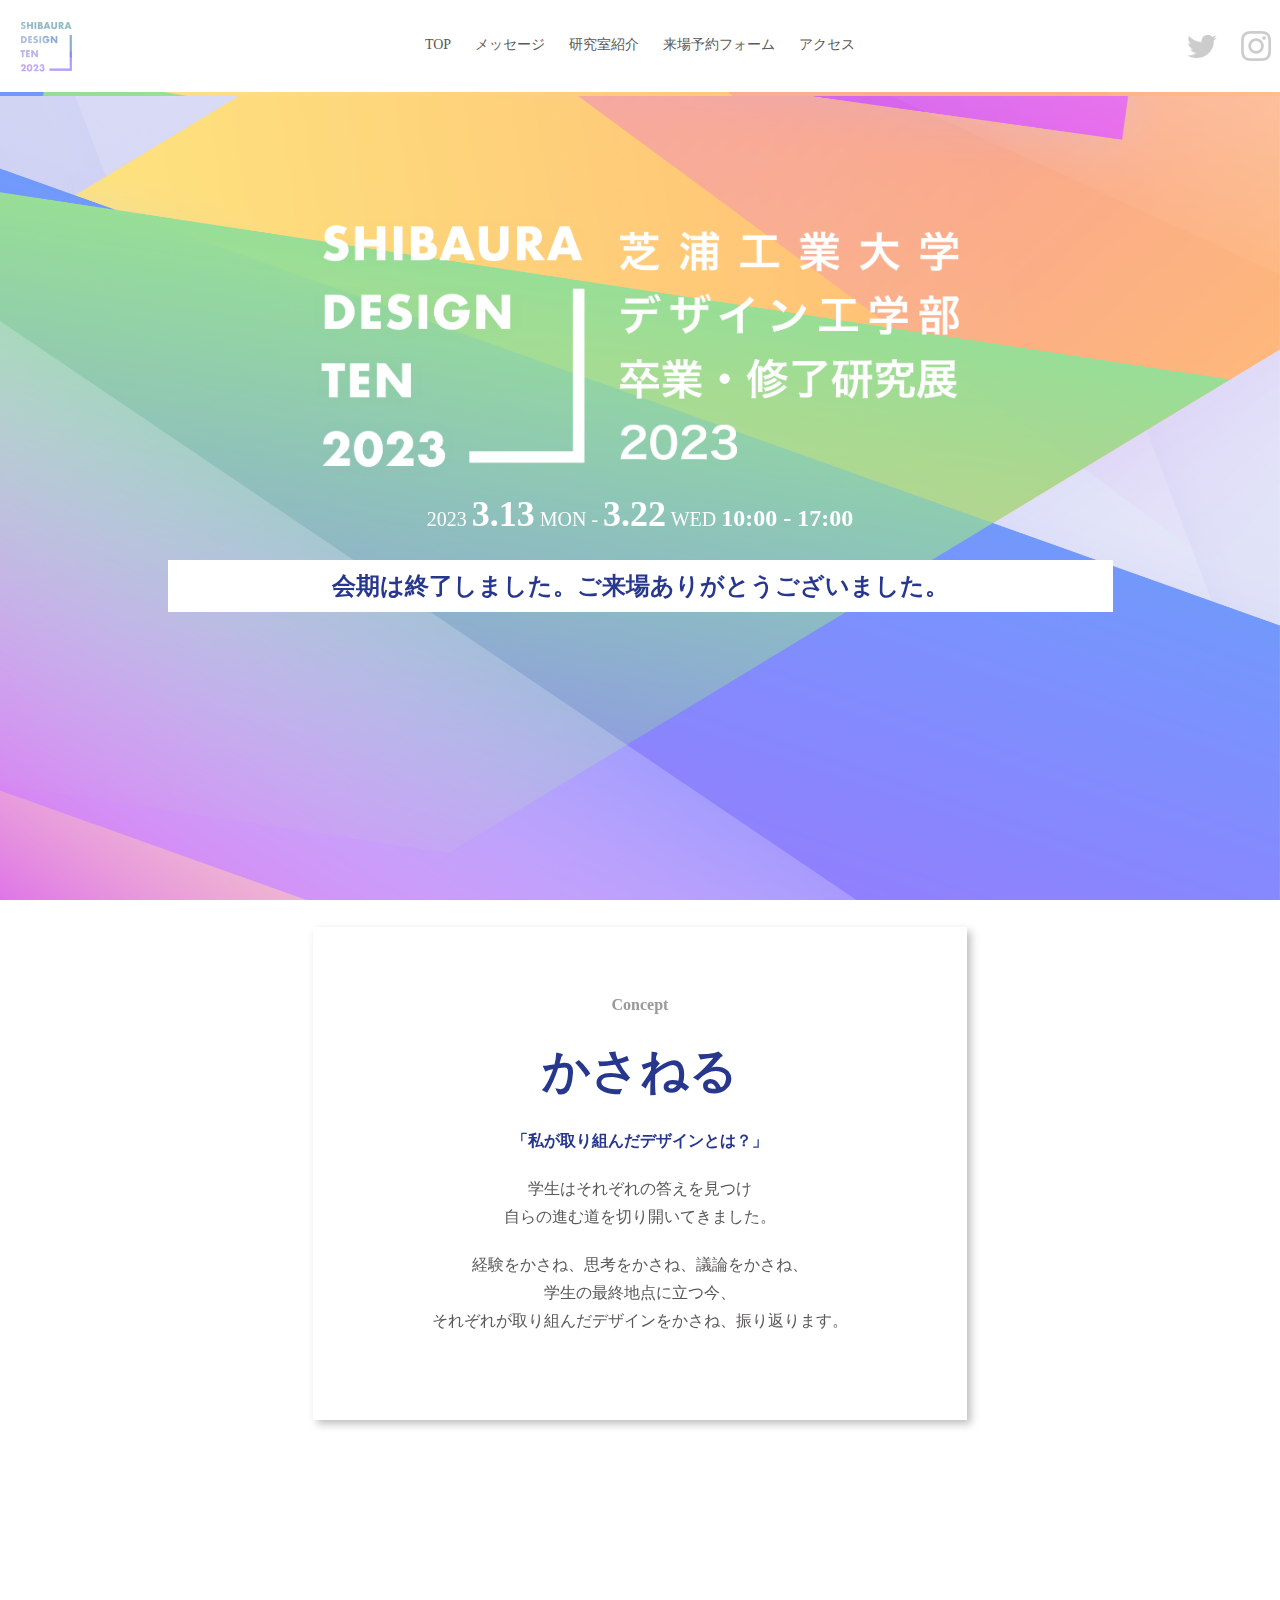
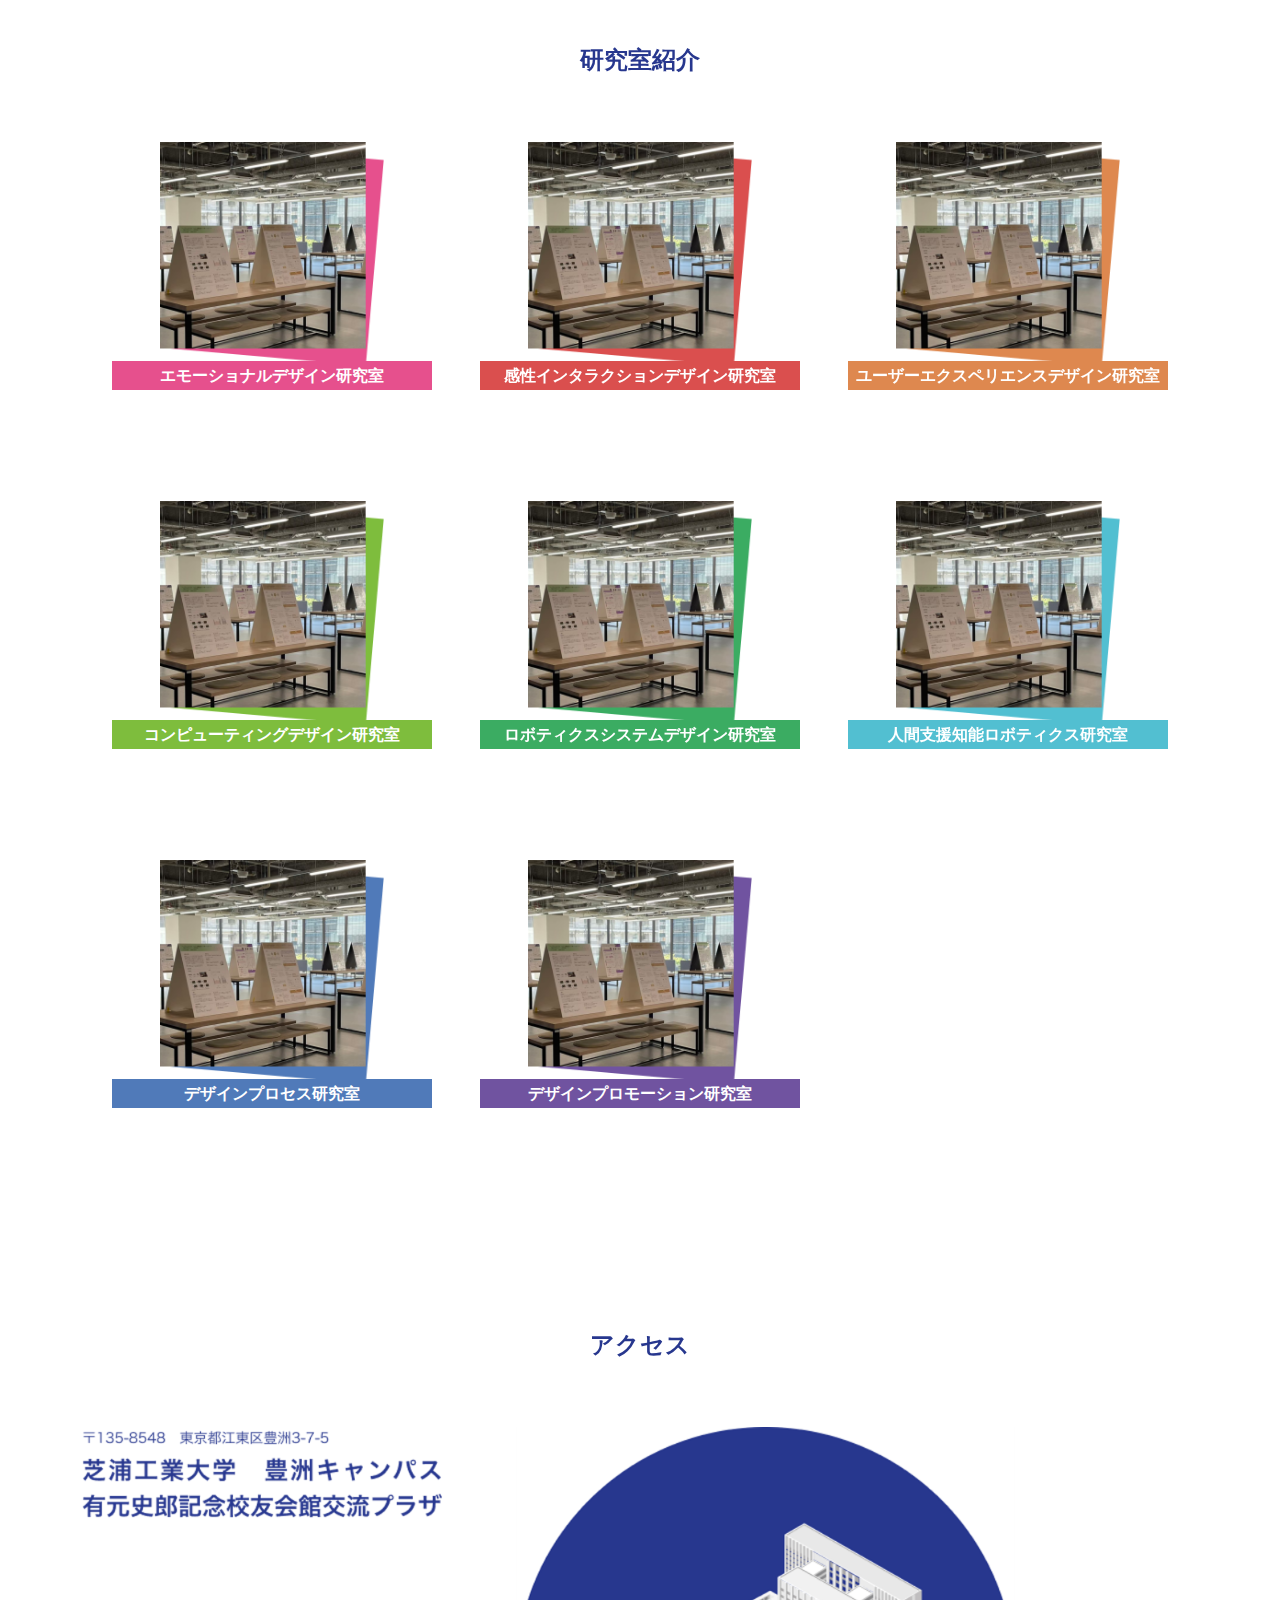
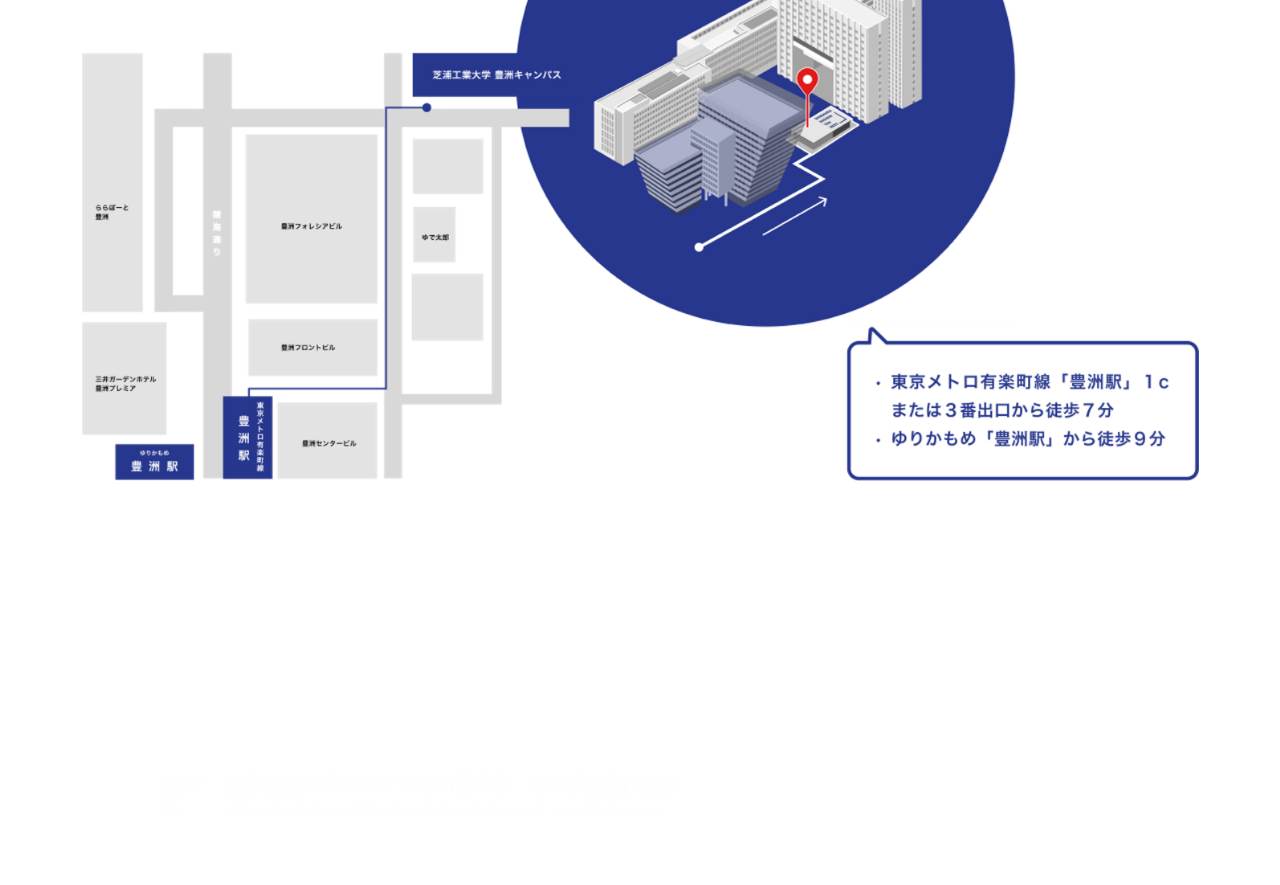
<file: index.html>
<!DOCTYPE HTML5>
<html>
<head>
    <meta charset="utf-8">

    <!--検索用の概要 キーワード-->
    <meta name="author" content="">
    <meta name="description" content=""> 
    <meta name="keywords" content="">

    <!-- レスポンシブにするための設定? -->
    <meta name="viewport" content="width=device-width, initial-scale=1, minimum-scale=1, user-scalable=yes">

    <script type="text/javascript" src=""></script>
    <link href="css/main.css" rel="stylesheet" type="text/css" media="all" />
    <link href="css/main_mobile.css" rel="stylesheet" type="text/css" media="all" />

    <title>芝浦工業大学デザイン工学部 卒業・修了研究展2023</title>
</head>

<body>
    <div class="wrapper">
    <!-- ヘッダー? -->
    <header>
        <!-- 左のロゴ -->
        <div class="logo">
            <a href="#top"><img src="image/logo_color.png" alt="SHIBAURA DESIGN TEN 2023"></a>
        </div>
        <!-- メニュー -->
        <nav><a href="#"></a>
            <ul class="menu">
                <li class="menu_item"><a href="#top">TOP</a></li>
                <li class="menu_item"><a href="#message">メッセージ</a></li>
                <li class="menu_item"><a href="#lab_introduction">研究室紹介</a></li>
                <li class="menu_item"><a href="https://docs.google.com/forms/d/e/1FAIpQLSeaDD6F-Z-KdYMGes7xEhENpcf3slq3hUsJNsj6fpdWOwKnlQ/viewform" target="_blank" rel="noopener noreferrer">来場予約フォーム</a></li>
                <li class="menu_item"><a href="#access">アクセス</a></li>
            </ul>
        </nav>
        <!-- Twitter -->
        <div class="twitter">
            <a href="https://mobile.twitter.com/shibasotsu_2023" target="_blank" rel="noopener noreferrer"><img src="image/2021 Twitter logo - black.png" alt="twitter"></a>
        </div>
        <!-- Instagram -->
        <div class="instagram">
            <a href="https://www.instagram.com/shibasotsu_2023_kasanaru/" target="_blank" rel="noopener noreferrer"><img src="image/Instagram_Glyph_Black 2.png" alt="instagram"></a>
        </div>
    </header>
    <div class="delimiter" id="header-delimiter"></div>

    <!-- コンテンツ -->
    <div class="contents">
        <div class="background"></div>
        
        <a class="reserve_btn" id="reserve_btn" href="https://docs.google.com/forms/d/e/1FAIpQLSeaDD6F-Z-KdYMGes7xEhENpcf3slq3hUsJNsj6fpdWOwKnlQ/viewform" target="_blank" rel="noopener noreferrer">
            <span>来場者予約フォームはこちら</span>
            <img src="image/btn_label.png" alt="ご予約はこちらから">
        </a>

        <!-- TOP -->
        <section class="top" id="top">
            <div class="top_frame">
                <div class="top_logo">
                    <img src="image/logo.png" alt="ロゴ">
                </div>
                <div class="top_text">
                    <img src="image/title.png" alt="芝浦工業大学デザイン工学部卒業・修了研究展2023">                    
                </div>
            </div>
            <div class="schedule">
                2023 <span class="date">3.13</span> MON - <span class="date">3.22</span> WED <span class="time">10:00 - 17:00</span>
            </div>
            <span class="top_endding">会期は終了しました。ご来場ありがとうございました。</span>
        </section>

        <!-- 挨拶 -->
        <section class="message" id="message">
            <div class="message_frame">
                <h6>Concept</h6>
                <h2>かさねる</h2>
                <h3>「私が取り組んだデザインとは？」</h3>
                <p>
                    学生はそれぞれの答えを見つけ<br>
                    自らの進む道を切り開いてきました。
                </p>
                <p>
                    経験をかさね、思考をかさね、議論をかさね、<br>
                    学生の最終地点に立つ今、<br>
                    それぞれが取り組んだデザインをかさね、振り返ります。
                </p>
            </div>
        </section>

        <!-- 研究室紹介 -->
        <section class="lab_introduction" id="lab_introduction">
            <!-- <div class="delimiter" id="re-delimiter"></div> -->
            <div class="lab_frame">
                <span class="contents_title">研究室紹介</span>
                <ul class="labs">
                    <li class="lab">
                        <a href="html/hashida.html" >
                            <img class="lab_img" src="image/labs/hashida.png" alt="エモーショナルデザイン研究室">
                            <!-- <div class="lab_hashida"></div> -->
                            <span class="lab_hashida">エモーショナルデザイン<br>研究室</span>
                        </a>
                    </li>
                    <li class="lab">
                        <a href="html/yan.html" >
                            <img class="lab_img" src="image/labs/yan.png" alt="感性インタラクションデザイン研究室">
                            <!-- <div class="lab_yan"></div> -->
                            <span class="lab_yan">感性インタラクションデザイン<br>研究室</span>
                        </a>
                    </li>
                    <li class="lab">
                        <a href="html/yoshitake.html" >
                            <img class="lab_img" src="image/labs/yoshitake.png" alt="ユーザーエクスペリエンスデザイン研究室">
                            <!-- <div class="lab_yoshitake"></div> -->
                            <span class="lab_yoshitake">ユーザーエクスペリエンスデザイン<br>研究室</span>
                        </a>
                    </li>
                    <li class="lab">
                        <a href="html/yamazaki.html" >
                            <img class="lab_img" src="image/labs/yamazaki.png" alt="コンピューティングデザイン研究室">
                            <!-- <div class="lab_yamazaki"></div> -->
                            <span class="lab_yamazaki">コンピューティングデザイン<br>研究室</span>
                        </a>
                    </li>
                    <li class="lab">
                        <a href="html/sasaki.html" >
                            <img class="lab_img" src="image/labs/sasaki.png" alt="ロボティクスシステムデザイン研究室">
                            <!-- <div class="lab_sasaki"></div> -->
                            <span class="lab_sasaki">ロボティクスシステムデザイン<br>研究室</span>
                        </a>
                    </li>
                    <li class="lab">
                        <a href="html/shimizu.html" >
                            <img class="lab_img" src="image/labs/shimizu.png" alt="人間支援知能ロボティクス研究室">
                            <!-- <div class="lab_shimizu"></div> -->
                            <span class="lab_shimizu">人間支援知能ロボティクス<br>研究室</span>
                        </a>
                    </li>
                    <li class="lab">
                        <a href="html/shigeri.html" >
                            <img class="lab_img" src="image/labs/shigeri.png" alt="デザインプロセス研究室">
                            <!-- <div class="lab_shigiri"></div> -->
                            <span class="lab_shigiri">デザインプロセス<br>研究室</span>
                        </a>
                    </li>
                    <li class="lab">
                        <a href="html/ashizawa.html" >
                            <img class="lab_img" src="image/labs/ashizawa.png" alt="デザインプロモーション研究室">
                            <!-- <div class="lab_ashizawa"></div> -->
                            <span class="lab_ashizawa">デザインプロモーション<br>研究室</span>
                        </a>
                    </li>
                </ul>
            </div>
        </section>

        <!-- アクセスとか -->
        <section class="access" id="access">
            <!-- <div class="delimiter" id="ac-delimiter"></div> -->
            <div class="access_frame">
                <span class="contents_title">アクセス</span>
                <div class="access_contents">
                    <img class="ac_pc" src="image/access_pc.png" alt="芝浦工業大学豊洲キャンパス 有元史郎記念校友会館交流プラザ 東京メトロ有楽町線「豊洲駅」1cまたは3番出口から徒歩7分">
                    <img class="ac_mb" src="image/access_mb.png" alt="芝浦工業大学豊洲キャンパス 有元史郎記念校友会館交流プラザ 東京メトロ有楽町線「豊洲駅」1cまたは3番出口から徒歩7分">
                    <!-- <img src="image/map.png" alt="地図">
                    <div class="access_info">
                        <p>
                            <span class="campus">芝浦工業大学豊洲キャンパス</span><br>
                            <span class="place">有元史郎記念校友会館交流プラザ</span>
                        </p>
                        <p>
                            〒135 - 8548<br>
                            東京都江東区豊洲 3 - 7 - 5
                        </p>
                        <p>
                            東京メトロ有楽町線「豊洲駅」1cまたは3番出口から徒歩7分<br>
                            ゆりかもめ「豊洲駅」から徒歩9分<br>
                            JP京葉線「越中島駅」2番出口から徒歩15分
                        </p>
                    </div> -->
                </div>
            </div>
        </section>
    </div>
    <!-- フッダー -->
    <footer>
        <div class="footer_frame">
            <p>
                主催：芝浦工業大学デザイン工学部卒業・修了研究展委員会<br>
                お問い合わせ：cy19272@shibaura-it.ac.jp
            </p>
            <img src="image/logo_text.png" alt="">
        </div>
    </footer>
    </div>

    <script src="https://code.jquery.com/jquery-3.4.1.min.js" integrity="sha256-CSXorXvZcTkaix6Yvo6HppcZGetbYMGWSFlBw8HfCJo=" crossorigin="anonymous"></script>
    <script src="js/main.js"></script>
</body>
</html>
</file>
<file: css/main.css>
/* モバイルファースト? PCファースト? */
/* とりあえずPCファースト */

body{
    margin: 0;
    padding: 0;

}

/* ヘッダー */
header {
    position: fixed;
    width: 100%;
    /* height: 11.4%; */
    height: 92px;
    top: 0%;
    left: 0%;

    background: #FFFFFF;

    z-index: 10;
}

.logo {
    display: flex;
    flex-direction: column;
    justify-content: center;
    align-items: center;
    padding: 0;

    position: absolute;
    left: 16px;
    top: 16px;
    /* left: 1.17%; */
    /* top: 11.39%; */
}

.logo img {
    width: 60px;
    height: 60px;

    cursor: pointer;
}

.menu {
    display: flex;
    flex-direction: row;
    justify-content: center;
    align-items: flex-start;
    padding: 0px;
    gap: 24px;

    margin: 0 auto;

    position: relative;
    width: 634px;
    height: 20px;
    /* left: 26.99%; */
    top: 35px;
}

.menu_item {
    list-style: none;
    display: inline-block;
    white-space: nowrap;
    font-family: 'Noto Sans JP';
    font-style: normal;
    font-weight: 400;
    font-size: 14px;
    line-height: 20px;
}

.menu_item a {
    color: #595757;
    text-decoration: none;
    cursor: pointer;
}

.menu_item a:hover {
    opacity: 50%;
}

.twitter {
    display: flex;
    flex-direction: column;
    justify-content: center;
    align-items: center;
    padding: 0px;

    position: absolute;
    width: 60px;
    height: 60px;
    /* left: 1319px; */
    left: 91.60%;
    top: 16px;
}

.twitter img {
    width: 30px;
    height: 24.69px;
    
    cursor: pointer;
}

.instagram {
    display: flex;
    flex-direction: column;
    justify-content: center;
    align-items: center;
    padding: 0px;

    position: absolute;
    width: 60px;
    height: 60px;
    /* left: 1379px; */
    left: 95.76%;
    top: 16px;
}

.instagram img {
    width: 30px;
    height: 29.99px;

    cursor: pointer;
}
/*  ヘッダー */

/* セクション */
/* section {
    height: 810px;
} */
/* セクション */

/* 区切り線 */
.delimiter {
    width: 100%;
    height: 4px;
    left: 0px;

    background-image: url(../image/bar.png);
}

#header-delimiter {
    position: fixed;
    top: 92px;
}
/* 区切り線 */

/* コンテンツ */
.contents {
    width: 100%;
    height: auto;
    top: 0;
    left: 0;    
}

.background {
    background-image: url(../image/img_only_copy.png);
    background-size: cover;
    background-attachment: fixed;
    background-position: center;
    
    position: fixed;
    z-index: -1;

    width: 100%;
    height: 100%;
    object-fit: cover;
}

.top {
    display: flex;
    flex-direction: column;
    align-items: center;
    padding: 0px;
    height: 730px;
}

.top_frame {
    display: flex;
    flex-direction: row;
    align-items: center;
    padding: 0px;
    margin: 15.77% auto 0;  /* header-top 152px */
    gap: 2.22%;    /* gap: 32px; */

    width: 53.33%;  /* width: 768px; */
    height: auto;    /* height: 352px; */
}

.top_logo {
    /* ロゴ */
    /* Auto layout */

    display: flex;
    flex-direction: column;
    justify-content: center;
    align-items: center;
    padding: 0px;

    width: 44.83%;  /* 352px */
}

.top_logo img {
    width: 100%;
    height: auto;
}

.top_text {
    display: flex;
    flex-direction: column;
    justify-content: center;
    align-items: center;

    width: 49.7%; /* 384px */
}

.top_text img{
    width: 100%;
    height: auto;
}

.top_text ul {
    list-style: none;
    padding: 0;
}

.top_text li {
    font-family: 'Hiragino Kaku Gothic Pro';
    font-style: normal;
    font-weight: 600;
    font-size: 42px;
    
    color: #FFFFFF;
}

.schedule {
    font-family: 'Hiragino Kaku Gothic Pro';
    font-style: normal;
    font-weight: 300;
    font-size: 20px;
    line-height: 4.44%;    /* line-height: 36px; */

    margin: 2% auto 0;   /* top_frame-schedule 8px; */

    color: #FFFFFF;
}

.schedule span.date{
    font-size: 36px;
    font-weight: 600;
}

.schedule span.time{
    font-size: 24px;
    font-weight: 600;
}

.top_endding {
    /* display: none;  会期終了後消す */

    text-align: center;

    font-family: 'Hiragino Kaku Gothic Pro';
    font-style: normal;
    font-weight: 600;
    font-size: 24px;
    line-height: 36px;

    color: #27378E;

    padding: 8px 164px;
    margin: 40px 0px 0px;

    background: #FFFFFF;
}

/* あいさつ */
.message {
    display: flex;
    flex-direction: column;
    justify-content: center;
    align-items: center;
    padding: 3% 0px 0px;

    width: 100%;  /* 1440px */
    height: 810px;
    margin: 0 auto;
}

.message_frame {
    width: 51.1%;   /* 736px */
    height: 45%;  /* 516-128px */

    margin: 0 auto;
    padding: 64px 0;

    display: inline-block;
    text-align: center;

    /* padding-left: 5%; */

    background: #FFFFFF;
    box-shadow: 4px 4px 8px rgba(0, 0, 0, 0.25);    
}

.message_frame h6 {
    font-family: 'Hiragino Kaku Gothic Pro';
    font-style: normal;
    font-weight: 600;
    font-size: 16px;
    line-height: 28px;

    margin: 0 0 16px 0;

    color: #999999;
}

.message_frame h2 {
    font-family: 'Hiragino Kaku Gothic Pro';
    font-style: normal;
    font-weight: 600;
    font-size: 48px;
    line-height: 72px;

    margin: 0 0 16px 0;

    color: #27378E;
}

.message_frame h3 {
    font-family: 'Hiragino Kaku Gothic Pro';
    font-style: normal;
    font-weight: 600;
    font-size: 16px;
    line-height: 28px;

    margin: 20px 0;
    
    color: #27378E;
}

.message_frame p {
    font-family: 'Hiragino Kaku Gothic Pro';
    font-style: normal;
    font-weight: 300;
    font-size: 16px;
    line-height: 28px;
    
    margin: 20px 0;

    color: rgba(89, 87, 87, 1);
}

.message_frame span {
    font-family: 'Hiragino Kaku Gothic Pro';
    font-style: normal;
    font-weight: bold;
    font-size: 32px;
    line-height: 50px;

    color: #FFFFFF;
}
/* あいさつ */

/* 研究室紹介 */
/* #re-delimiter {
    top: auto;
} */

.contents_title {
    font-family: 'Hiragino Kaku Gothic Pro';
    font-style: normal;
    font-weight: 600;
    font-size: 24px;
    line-height: 36px;
    text-align: center;

    padding-bottom: 64px;
    
    color: #27378E;
}

.lab_introduction {
    display: flex;
    flex-direction: column;
    align-items: center;

    padding: 64px 0px 0px;    
    margin: 0 auto;

    background-color: #FFFFFF;

    width: 100%;
    height: 1145px;

    align-self: stretch;
}

.lab_frame {
    display: flex;
    flex-direction: column;
    align-items: center;

    margin: 0 auto;

    /* width: 1120px; */
    height: 701.03px;
}

.labs {
    margin: 0 auto;
    padding-left: 0;
    
    display: grid;
    grid-template-columns: 1fr 1fr 1fr;
}

.lab {
    display: flex;
    flex-direction: column;
    align-items: center;

    width: 320px;
    height: 263px;
    /* height: 300.01px; */

    padding: 0 24px 96px;
}

.lab a {
    text-decoration: none;
    cursor: pointer;

    display: flex;
    flex-direction: column;
    align-items: center;

}

.lab_img {
    width: 224px;
    height: 224px;
    top: 0;
}

.lab div {
    width: 224px;
    height: 224px;
    /* transform: rotate(5deg); */

    display: inline-block;

    position: relative;
    top: -215px;
    left: 10px;
}

.lab br {
    display: none;
}

.lab span {
    font-family: 'Inter';
    font-style: normal;
    font-weight: 700;
    font-size: 16px;
    line-height: 19px;
    
    color: #FFFFFF;

    display: inline-block;
    text-align: center;
    justify-content: center;

    padding: 5px 0;
    
    width: 320px;
    
    position: relative;
    top: -5px;

}
.lab span:hover {
    background: white;
    cursor: pointer;
    border-width: 1px;
    border-style: solid;
    box-shadow: 0px 2px 4px rgba(0, 0, 0, 0.25);
}

.lab_hashida { background: #E6508D;}
.lab_yan { background: rgba(218, 79, 78, 1);}
.lab_yoshitake { background: rgba(222, 136, 79, 1);}
.lab_yamazaki { background: rgba(126, 189, 61, 1);}
.lab_sasaki { background: rgba(59, 172, 98, 1);}
.lab_shimizu { background: rgba(82, 191, 209, 1);}
.lab_shigiri { background: rgba(80, 122, 185, 1);}
.lab_ashizawa { background: rgba(112, 83, 160, 1);}

.lab_hashida:hover { color: #E6508D; border-color: #E6508D;}
.lab_yan:hover { color: rgba(218, 79, 78, 1); border-color: rgba(218, 79, 78, 1);}
.lab_yoshitake:hover { color: rgba(222, 136, 79, 1); border-color: rgba(222, 136, 79, 1);}
.lab_yamazaki:hover { color: rgba(126, 189, 61, 1); border-color: rgba(126, 189, 61, 1);}
.lab_sasaki:hover { color: rgba(59, 172, 98, 1); border-color: rgba(59, 172, 98, 1);}
.lab_shimizu:hover { color: rgba(82, 191, 209, 1); border-color: rgba(82, 191, 209, 1);}
.lab_shigiri:hover { color: rgba(80, 122, 185, 1); border-color: rgba(80, 122, 185, 1);}
.lab_ashizawa:hover { color: rgba(112, 83, 160, 1); border-color: rgba(112, 83, 160, 1);}

/* 研究室紹介 */

/* アクセス */
.access {
    display: flex;
    flex-direction: column;
    align-items: center;

    padding: 92px 0px 0px;    
    /* margin: 0 auto; */

    background-color: #FFFFFF;

    width: 100%;
    height: 865.29px;
}

.access_frame {
    display: flex;
    flex-direction: column;
    align-items: center;
    padding: 48px 0px 0px;
}

.access_contents {
    display: flex;
    flex-direction: row;
    justify-content: center;
    align-items: center;

    width: 80.78%;    /* width: 1120px; */
}

.access_contents img {
    /* width: 448px; */
    /* height: 448px; */
    width: 1117px;
    height: auto;
}
.access_contents img.ac_pc {display: inline;}
.access_contents img.ac_mb {display: none;}

.access_info {
    display: flex;
    flex-direction: column;
    justify-content: center;
    align-items: flex-start;
    padding: 0px;
    
    width: 554px;
    /* width: 50.8%; */
    height: 364px;
    /* height: 44.8%; */

    color: #000000;
}

.access_info p {
    font-family: 'Noto Sans JP';
    font-style: normal;
    font-weight: 400;
    font-size: 19px;
    line-height: 27px;
}

.campus{
    font-family: 'Noto Sans JP';
    font-size: 22px;
    font-weight: 500;
    line-height: 30px;
    letter-spacing: 0em;
    text-align: left;
}

.place{
    font-family: 'Noto Sans JP';
    font-size: 33px;
    font-weight: 700;
    line-height: 50px;
    letter-spacing: 0em;
    text-align: left;
}

/* アクセス */
/* コンテンツ */


/* フッダー */
footer {
    width: 100%;
    height: 340px;
}

.footer_frame {
    display: flex;
    flex-direction: column;
    align-items: flex-start;
    padding: 0px;

    width: 70%;

    position: relative;
    left: 160px;
    top: 50px;
}

.footer_frame p {
    font-family: 'Noto Sans JP';
    font-style: normal;
    font-weight: 500;
    font-size: 14px;
    line-height: 28px;
    
    color: #FFFFFF;
}

.footer_frame img {
    width: 541.82px;
    height: 60px;

    position: relative;
    top: 86px;
}
/* フッダー */

.reserve_btn {
    /* display: none; */
    visibility: hidden; /* 会期終了したら　 */
    /* 予約フォーム */

    /* Auto layout */

    display: flex;
    flex-direction: row;
    justify-content: center;
    align-items: center;
    /* padding: 16px; */

    position: fixed;
    width: 46px;
    height: 261.14px;
    top: 148px;
    right: 0;

    background: #FFFFFF;
    text-decoration: none;
    box-shadow: 0px 4px 4px rgba(0, 0, 0, 0.2);
    border-radius: 8px 0px 0px 8px;

    /*font-size: 8%;
    
    text-align: justify;
    white-space: nowrap; */

    cursor: pointer;
}

.reserve_btn img {display: none;}

.reserve_btn span {
    display: inline;

    font-family: 'Noto Sans JP';
    font-style: normal;
    font-weight: bold;
    font-size: 14px;

    writing-mode: vertical-rl;
    letter-spacing: 4px;
    
    color: transparent;
    background-image: url(../image/text_mask.png);
    background-size: cover;
    -webkit-background-clip: text;

}

.reserve_btn:hover {
    opacity: 70%;
}


@media screen and (max-width: 520px) {
    .wrapper {
        max-width: 520px;
    }
}
</file>
<file: css/main_mobile.css>
/* モバイルファースト? PCファースト? */
/* とりあえずPCファースト */

@media screen and (max-width: 520px) {
    .wrapper {
        max-width: 520px;
    }

    body{
        margin: 0;
        padding: 0;
    
    }
    
    /* ヘッダー */
    header {
        position: fixed;
        width: 100%;
        /* height: 11.4%; */
        height: 92px;
        top: 0%;
        left: 0%;
    
        background: #FFFFFF;
    
        z-index: 10;
    }
    
    .logo {
        display: flex;
        flex-direction: column;
        justify-content: center;
        align-items: center;
        padding: 0;
    
        position: absolute;
        left: 16px;
        top: 16px;
        /* left: 1.17%; */
        /* top: 11.39%; */
    }
    
    .logo img {
        width: 60px;
        height: 60px;

        cursor: pointer;
    }
    
    .menu {
        display: none;
    }
    
    .twitter {
        display: flex;
        flex-direction: column;
        justify-content: center;
        align-items: center;
        padding: 0px;
    
        position: absolute;
        width: 60px;
        height: 60px;
        /* left: 236px; */
        left: 63.7%;
        top: 16px;
    }
    
    .twitter img {
        width: 30px;
        height: 24.69px;
        
        cursor: pointer;
    }
    
    .instagram {
        display: flex;
        flex-direction: column;
        justify-content: center;
        align-items: center;
        padding: 0px;
    
        position: absolute;
        width: 60px;
        height: 60px;
        /* left: 299px; */
        left: 79.76%;
        top: 16px;
    }
    
    .instagram img {
        width: 30px;
        height: 29.99px;
    
        cursor: pointer;
    }
    /*  ヘッダー */
    
    
    /* 区切り線 */
    .delimiter {
        width: 100%;
        height: 2px;
        left: 0px;
    
        background-image: url(../image/bar.png);
    }
    
    #header-delimiter {
        position: fixed;
        top: 92px;
    }
    /* 区切り線 */
    
    /* コンテンツ */
    .contents {
        width: 100%;
        height: auto;
        top: 0;
        left: 0;    
    }
    
    .background {
        background-image: url(../image/img_only_copy_mb.png);
        background-size: cover;
        background-attachment: fixed;
        background-position: center;
        
        position: fixed;
        z-index: -1;
    
        width: 100%;
        height: 100%;
        object-fit: cover;
    }
    
    .top {
        display: flex;
        flex-direction: column;
        align-items: center;
        padding: 0px;
        height: 730px;
    }
    
    .top_frame {
        display: flex;
        flex-direction: row;
        align-items: center;
        padding: 0px;
        margin: 315px auto 0;  /* header-top 152px */
    
        width: 83.4%;  /* width: 313px; */
        height: auto;    /* height: 352px; */
    }
    
    .top_logo {
        /* ロゴ */
        /* Auto layout */
    
        display: flex;
        flex-direction: column;
        justify-content: center;
        align-items: center;
        padding: 0px;
    
        width: 44.83%;  /* 352px */
    }
    
    .top_logo img {
        width: 100%;
        height: auto;
    }
    
    .top_text {
        display: flex;
        flex-direction: column;
        justify-content: center;
        align-items: center;
    
        width: 45.7%; /* 384px */
    }
    
    .top_text img{
        width: 100%;
        height: auto;
    }
    
    .schedule {
        font-family: 'Hiragino Kaku Gothic Pro';
        font-style: normal;
        font-weight: 300;
        font-size: 12px;
        line-height: 18px;
        letter-spacing: 0.04em;
    
        margin: 2% auto 0;   /* top_frame-schedule 8px; */
    
        color: #FFFFFF;
    }
    
    .schedule span.date{
        font-weight: 600;
        font-size: 20px;
        line-height: 30px;
    }
    
    .schedule span.time{
        font-weight: 600;
        font-size: 12px;
        line-height: 18px;
    }

    .top_endding {
        /* display: none;  会期終了後消す */
        /* display: inline; */
    
        text-align: center;
    
        font-family: 'Hiragino Kaku Gothic Pro';
        font-style: normal;
        font-weight: 600;
        font-size: 10px;
        line-height: 15px;

        color: #27378E;
    
        padding: 6px 30.5px;
        margin: 32px 0px 0px;
    
        background: #FFFFFF;
    }    
    
    /* あいさつ */
    .message {
        display: flex;
        flex-direction: column;
        justify-content: center;
        align-items: center;
        padding: 16px 0px 0px;
    
        width: 100%;  /* 1440px */
        height: 810px;
        margin: 0 auto;
    }
    
    .message_frame {
        width: 82.9%;   /* 311px */
        height: auto;  /* 312px */
    
        margin: 249px auto;
        padding: 32px 0;
    
        display: inline-block;
        text-align: center;
    
        /* padding-left: 5%; */
    
        background: #FFFFFF;
        box-shadow: 4px 4px 8px rgba(0, 0, 0, 0.25);    
    }
    
    .message_frame h6 {
        font-family: 'Hiragino Kaku Gothic Pro';
        font-style: normal;
        font-weight: 600;
        font-size: 10px;
        line-height: 28px;

        text-align: center;
        
        color: #999999;
    }
    
    .message_frame h2 {
        font-family: 'Hiragino Kaku Gothic Pro';
        font-style: normal;
        font-weight: 600;
        font-size: 24px;
        line-height: 36px;
 
        color: #27378E;
    }
    
    .message_frame h3 {
        font-family: 'Hiragino Kaku Gothic Pro';
        font-style: normal;
        font-weight: 600;
        font-size: 11px;
        line-height: 20px;
    
        margin: 16px 0;
        
        color: #27378E;
    }
    
    .message_frame p {
        font-family: 'Hiragino Kaku Gothic Pro';
        font-style: normal;
        font-weight: 600;
        font-size: 10px;
        line-height: 20px;

        text-align: center;
        
        margin: 16px 0;
    
        color: rgba(89, 87, 87, 1);
    }
    /* あいさつ */
    
    /* 研究室紹介 */
    /* #re-delimiter {
        top: auto;
    } */
    
    .contents_title {
        font-family: 'Hiragino Kaku Gothic Pro';
        font-style: normal;
        font-weight: 600;
        font-size: 16px;
        line-height: 24px;

        text-align: center;
    
        padding-bottom: 32px;
        
        color: #27378E;
    }
    
    .lab_introduction {
        display: flex;
        flex-direction: column;
        align-items: center;
    
        padding: 64px 0px 0px;    
        margin: 0 auto;
    
        background-color: #FFFFFF;
    
        width: 100%;
        height: 1736px;
    
        align-self: stretch;
    }
    
    .lab_frame {
        display: flex;
        flex-direction: column;
        align-items: center;
    
        margin: 0 auto;
    
        /* width: 1120px; */
        height: 701.03px;
    }
    
    .labs {
        margin: 0 auto;
        padding-left: 0;
        
        display: grid;
        grid-template-columns: 1fr;
    }
    
    .lab {
        display: flex;
        flex-direction: column;
        align-items: center;
    
        width: 175px;
        height: 170px;
        /* height: 300.01px; */
    
        padding: 32px 0px 0px;
    }
    
    .lab_img {
        width: 128px;
        height: 128px;
        top: 0;
    }
    
    .lab br {
        display: inline;
    }

    .lab span {
        font-family: 'Inter';
        font-style: normal;
        font-weight: 600;
        font-size: 9px;
        line-height: 130%;

        text-align: center;

        color: #FFFFFF;

        display: inline-block;
        text-align: center;
        justify-content: center;
    
        padding: 3px 0;
        
        width: 175px;
        
        position: relative;
        top: -3px;
    
    }
    .lab span:hover {
        background: white;
        cursor: pointer;
        border-width: 1px;
        border-style: solid;
        box-shadow: 0px 2px 4px rgba(0, 0, 0, 0.25);
    }
    
    .lab_hashida { background: #E6508D;}
    .lab_yan { background: rgba(218, 79, 78, 1);}
    .lab_yoshitake { background: rgba(222, 136, 79, 1);}
    .lab_yamazaki { background: rgba(126, 189, 61, 1);}
    .lab_sasaki { background: rgba(59, 172, 98, 1);}
    .lab_shimizu { background: rgba(82, 191, 209, 1);}
    .lab_shigiri { background: rgba(80, 122, 185, 1);}
    .lab_ashizawa { background: rgba(112, 83, 160, 1);}
    
    .lab_hashida:hover { color: #E6508D; border-color: #E6508D;}
    .lab_yan:hover { color: rgba(218, 79, 78, 1); border-color: rgba(218, 79, 78, 1);}
    .lab_yoshitake:hover { color: rgba(222, 136, 79, 1); border-color: rgba(222, 136, 79, 1);}
    .lab_yamazaki:hover { color: rgba(126, 189, 61, 1); border-color: rgba(126, 189, 61, 1);}
    .lab_sasaki:hover { color: rgba(59, 172, 98, 1); border-color: rgba(59, 172, 98, 1);}
    .lab_shimizu:hover { color: rgba(82, 191, 209, 1); border-color: rgba(82, 191, 209, 1);}
    .lab_shigiri:hover { color: rgba(80, 122, 185, 1); border-color: rgba(80, 122, 185, 1);}
    .lab_ashizawa:hover { color: rgba(112, 83, 160, 1); border-color: rgba(112, 83, 160, 1);}
    
    /* 研究室紹介 */
    
    /* アクセス */
    .access {
        display: flex;
        flex-direction: column;
        align-items: center;
    
        padding: 92px 0px 0px;    
        /* margin: 0 auto; */
    
        background-color: #FFFFFF;
    
        width: 100%;
        height: auto;
    }
    
    .access_frame {
        display: flex;
        flex-direction: column;
        align-items: center;
        padding: 48px 0px;
    }
    
    .access_contents {
        display: flex;
        flex-direction: row;
        justify-content: center;
        align-items: center;
    
        width: 80.78%;    /* width: 1120px; */
    }
    
    .access_contents img {
        /* width: 448px; */
        /* height: 448px; */
        width: 100%;
        height: auto;
    }
    .access_contents img.ac_pc {display: none;}
    .access_contents img.ac_mb {display: inline;}
    
    /* アクセス */
    /* コンテンツ */
    
    
    /* フッダー */
    footer {
        width: 100%;
        height: 146px;
    }
    
    .footer_frame {
        display: flex;
        flex-direction: column;
        align-items: center;

        top: 0;
        left: 0;

        padding: 8px 0px 16px 8.5%;
    }
    
    .footer_frame p {
        font-family: 'Noto Sans JP';
        font-style: normal;
        font-weight: 500;
        font-size: 10px;
        line-height: 20px;
        white-space: nowrap;
        
        color: #FFFFFF;
    }
    
    .footer_frame img {
        width: 270.91px;
        height: 30px;
    
        position: relative;
        top: 24px;
    }
    /* フッダー */
    
    .reserve_btn {
        /* display: none; */
        visibility: hidden; /*会期終了したら*/

        /* 予約フォーム */
    
        /* Auto layout */
    
        display: flex;
        flex-direction: row;
        justify-content: center;
        align-items: center;
        /* padding: 16px; */
    
        position: fixed;
        width: 80px;
        height: 80px;
        top: 85.1%;
        right: 2%;
    
        background: #FFFFFF;
        text-decoration: none;
        box-shadow: 0px 4px 4px rgba(0, 0, 0, 0.25);
        border-radius: 50%;
    
        /*font-size: 8%;
        
        text-align: justify;
        white-space: nowrap; */
    
        cursor: pointer;
    }

    .reserve_btn span {display: none;}
    .reserve_btn img {
        display: inline;
        width: 56px;
        height: 27.42px;
    }
    
    .reserve_btn:hover {
        opacity: 70%;
    }    
}
</file>
